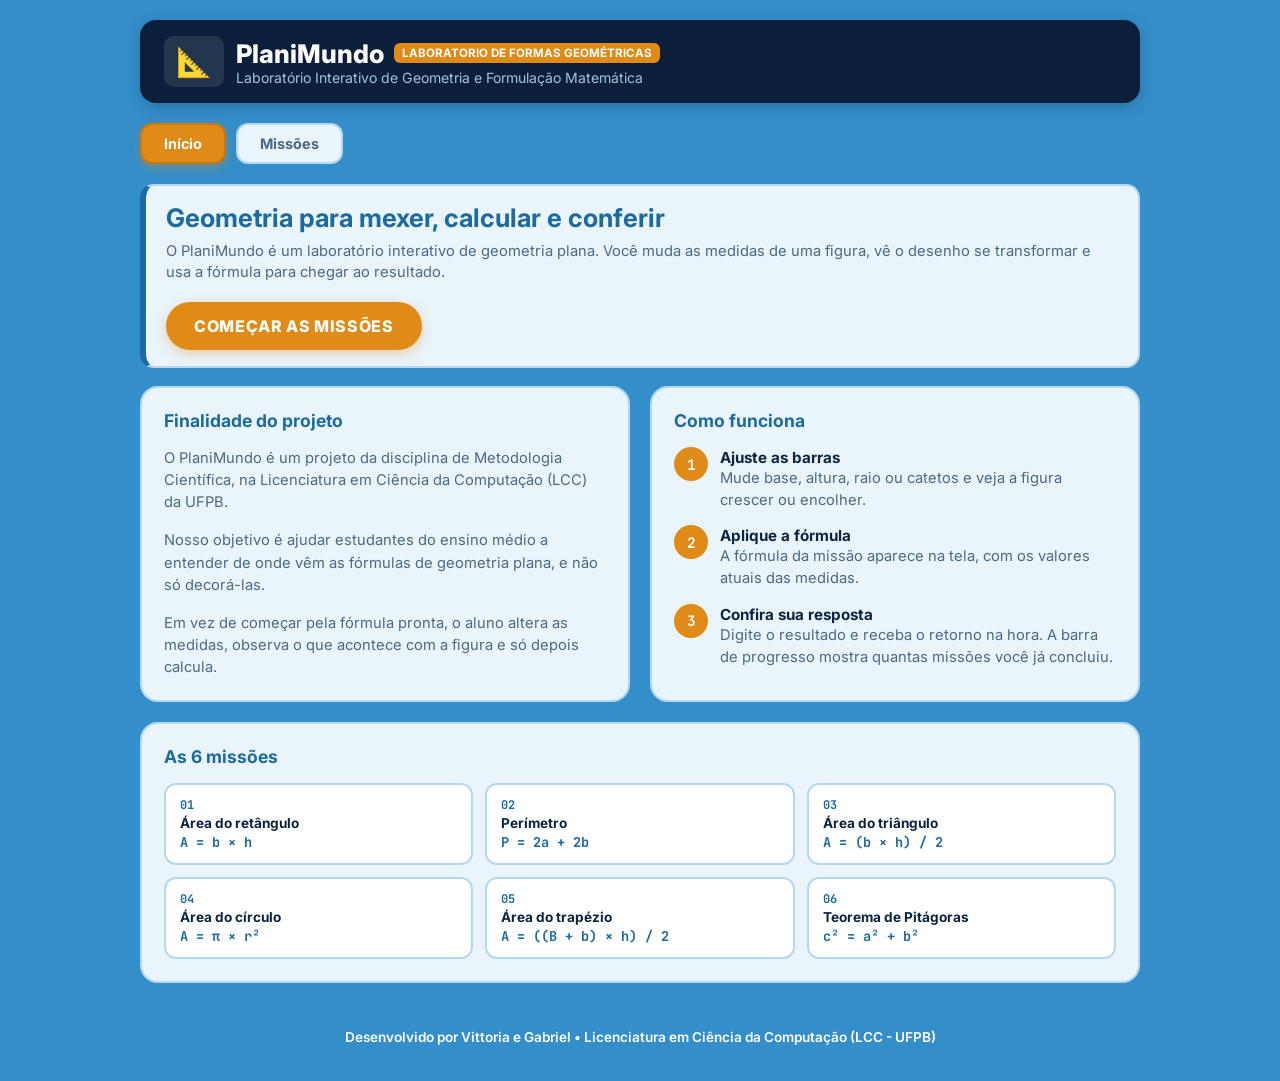
<file: index.html>
<!DOCTYPE html>
<html lang="pt-BR">
<head>
    <meta charset="UTF-8">
    <meta name="viewport" content="width=device-width, initial-scale=1.0">
    <title>PlaniMundo | Início</title>
    <!-- Fonte Inter & JetBrains Mono -->
    <link rel="preconnect" href="https://fonts.googleapis.com">
    <link rel="preconnect" href="https://fonts.gstatic.com" crossorigin>
    <link href="https://fonts.googleapis.com/css2?family=Inter:wght@300;400;600;700;800&family=JetBrains+Mono:wght@500;700&display=swap" rel="stylesheet">
    <link rel="stylesheet" href="style.css">
</head>
<body>

    <header class="header">
        <div class="logo-container">
            <span class="logo-icon">📐</span>
            <div>
                <h1>PlaniMundo <span class="badge-em">Laboratorio de Formas Geométricas</span></h1>
                <p>Laboratório Interativo de Geometria e Formulação Matemática</p>
            </div>
        </div>
    </header>

    <!-- MENU ENTRE AS PÁGINAS -->
    <nav class="nav-site" aria-label="Páginas do GeoLab">
        <a class="nav-link ativo" href="index.html" aria-current="page">Início</a>
        <a class="nav-link" href="missoes.html">Missões</a>
    </nav>

    <main class="container-principal pagina-inicio">

        <!-- APRESENTAÇÃO -->
        <section class="missao-header">
            <h2>Geometria para mexer, calcular e conferir</h2>
            <p>O PlaniMundo é um laboratório interativo de geometria plana. Você muda as medidas de uma figura, vê o desenho se transformar e usa a fórmula para chegar ao resultado.</p>
            <div class="hero-acoes">
                <a class="btn-acao" href="missoes.html">Começar as missões</a>
            </div>
        </section>

        <!-- FINALIDADE E COMO FUNCIONA -->
        <div class="layout-duplo">
            <section class="painel">
                <h3>Finalidade do projeto</h3>
                <p>O PlaniMundo é um projeto da disciplina de Metodologia Científica, na Licenciatura em Ciência da Computação (LCC) da UFPB.</p>
                <p>Nosso objetivo é ajudar estudantes do ensino médio a entender de onde vêm as fórmulas de geometria plana, e não só decorá-las.</p>
                <p>Em vez de começar pela fórmula pronta, o aluno altera as medidas, observa o que acontece com a figura e só depois calcula.</p>
            </section>

            <section class="painel">
                <h3>Como funciona</h3>
                <ol class="lista-passos">
                    <li>
                        <span class="passo-num">1</span>
                        <div>
                            <strong>Ajuste as barras</strong>
                            <p>Mude base, altura, raio ou catetos e veja a figura crescer ou encolher.</p>
                        </div>
                    </li>
                    <li>
                        <span class="passo-num">2</span>
                        <div>
                            <strong>Aplique a fórmula</strong>
                            <p>A fórmula da missão aparece na tela, com os valores atuais das medidas.</p>
                        </div>
                    </li>
                    <li>
                        <span class="passo-num">3</span>
                        <div>
                            <strong>Confira sua resposta</strong>
                            <p>Digite o resultado e receba o retorno na hora. A barra de progresso mostra quantas missões você já concluiu.</p>
                        </div>
                    </li>
                </ol>
            </section>
        </div>

        <!-- AS 6 MISSÕES -->
        <section class="painel painel-largo">
            <h3>As 6 missões</h3>
            <div class="trilha-inicio">
                <div class="nivel-card">
                    <span class="num-nivel">01</span>
                    <span class="nome-nivel">Área do retângulo</span>
                    <span class="nivel-formula">A = b × h</span>
                </div>
                <div class="nivel-card">
                    <span class="num-nivel">02</span>
                    <span class="nome-nivel">Perímetro</span>
                    <span class="nivel-formula">P = 2a + 2b</span>
                </div>
                <div class="nivel-card">
                    <span class="num-nivel">03</span>
                    <span class="nome-nivel">Área do triângulo</span>
                    <span class="nivel-formula">A = (b × h) / 2</span>
                </div>
                <div class="nivel-card">
                    <span class="num-nivel">04</span>
                    <span class="nome-nivel">Área do círculo</span>
                    <span class="nivel-formula">A = π × r²</span>
                </div>
                <div class="nivel-card">
                    <span class="num-nivel">05</span>
                    <span class="nome-nivel">Área do trapézio</span>
                    <span class="nivel-formula">A = ((B + b) × h) / 2</span>
                </div>
                <div class="nivel-card">
                    <span class="num-nivel">06</span>
                    <span class="nome-nivel">Teorema de Pitágoras</span>
                    <span class="nivel-formula">c² = a² + b²</span>
                </div>
            </div>
        </section>

    </main>

    <footer>
        <p>Desenvolvido por Vittoria e Gabriel &bull; Licenciatura em Ciência da Computação (LCC - UFPB)</p>
    </footer>

</body>
</html>
</file>
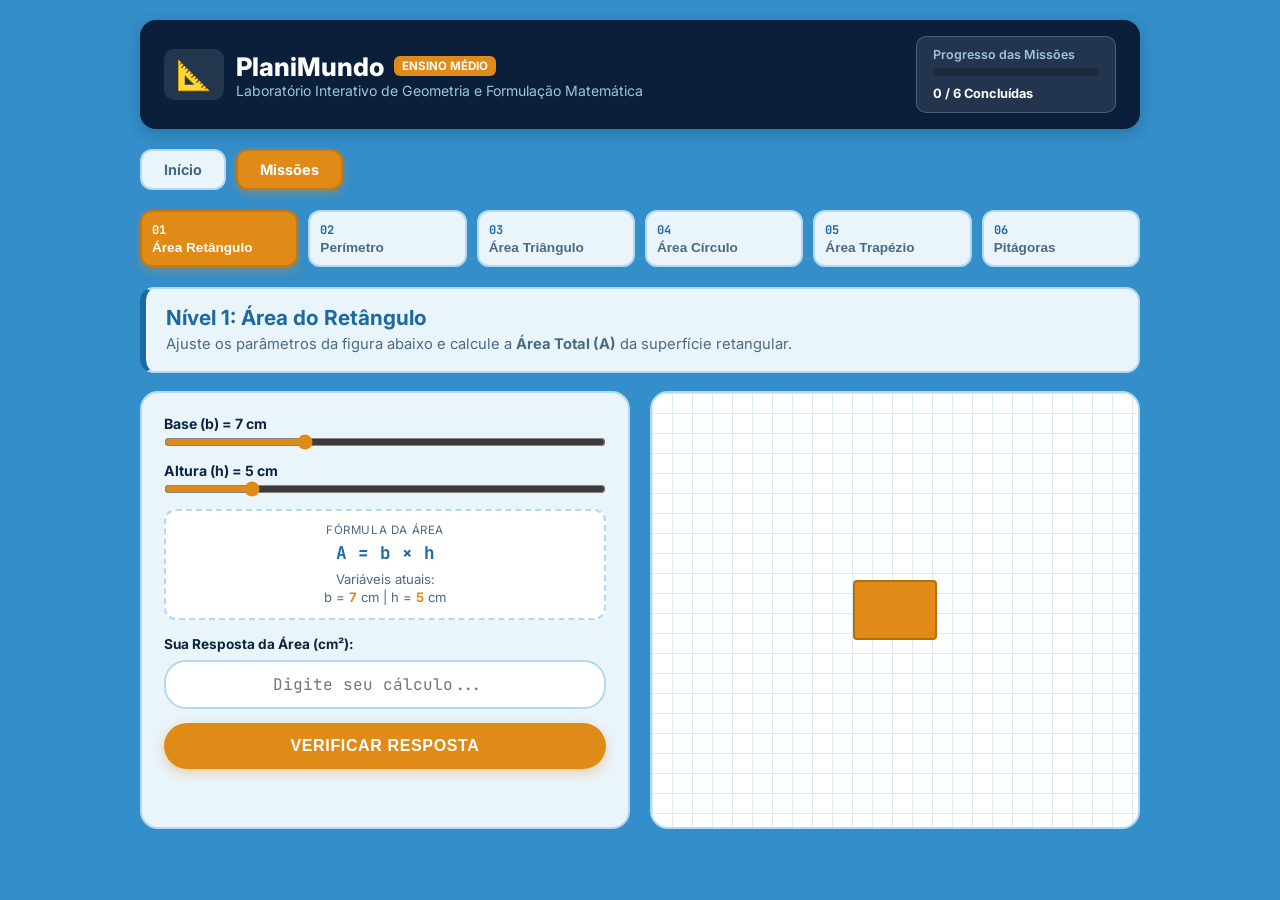
<file: missoes.html>
<!DOCTYPE html>
<html lang="pt-BR">
<head>
    <meta charset="UTF-8">
    <meta name="viewport" content="width=device-width, initial-scale=1.0">
    <title>PlaniMundo | Laboratório Interativo de Geometria Plana</title>
    <!-- Fonte Inter & JetBrains Mono -->
    <link rel="preconnect" href="https://fonts.googleapis.com">
    <link rel="preconnect" href="https://fonts.gstatic.com" crossorigin>
    <link href="https://fonts.googleapis.com/css2?family=Inter:wght@300;400;600;700;800&family=JetBrains+Mono:wght@500;700&display=swap" rel="stylesheet">
    <link rel="stylesheet" href="style.css">
</head>
<body>

    <header class="header">
        <div class="logo-container">
            <span class="logo-icon">📐</span>
            <div>
                <h1>PlaniMundo <span class="badge-em">Ensino Médio</span></h1>
                <p>Laboratório Interativo de Geometria e Formulação Matemática</p>
            </div>
        </div>
        <div class="progresso-card">
            <span class="progresso-label">Progresso das Missões</span>
            <div class="barra-progresso-bg">
                <div id="barra-progresso" class="barra-progresso-fill" style="width: 0%;"></div>
            </div>
            <span id="texto-progresso" class="progresso-status">0 / 6 Concluídas</span>
        </div>
    </header>

    <!-- MENU ENTRE AS PÁGINAS -->
    <nav class="nav-site" aria-label="Páginas do GeoLab">
        <a class="nav-link" href="index.html">Início</a>
        <a class="nav-link ativo" href="missoes.html" aria-current="page">Missões</a>
    </nav>

    <!-- TRILHA DE MISSÕES -->
    <div class="trilha-container">
        <nav class="menu-missoes" id="menu-missoes">
            <button class="btn-missao ativo" onclick="mudarMissao(1)">
                <span class="num-nivel">01</span>
                <span class="nome-nivel">Área Retângulo</span>
            </button>
            <button class="btn-missao" onclick="mudarMissao(2)">
                <span class="num-nivel">02</span>
                <span class="nome-nivel">Perímetro</span>
            </button>
            <button class="btn-missao" onclick="mudarMissao(3)">
                <span class="num-nivel">03</span>
                <span class="nome-nivel">Área Triângulo</span>
            </button>
            <button class="btn-missao" onclick="mudarMissao(4)">
                <span class="num-nivel">04</span>
                <span class="nome-nivel">Área Círculo</span>
            </button>
            <button class="btn-missao" onclick="mudarMissao(5)">
                <span class="num-nivel">05</span>
                <span class="nome-nivel">Área Trapézio</span>
            </button>
            <button class="btn-missao" onclick="mudarMissao(6)">
                <span class="num-nivel">06</span>
                <span class="nome-nivel">Pitágoras</span>
            </button>
        </nav>
    </div>

    <main class="container-principal">
        
        <!-- NÍVEL 1: ÁREA RETÂNGULO -->
        <section id="missao-1" class="missao-conteudo ativa">
            <div class="missao-header">
                <h2>Nível 1: Área do Retângulo</h2>
                <p>Ajuste os parâmetros da figura abaixo e calcule a <strong>Área Total (A)</strong> da superfície retangular.</p>
            </div>
            <div class="layout-duplo">
                <div class="painel">
                    <div class="controle-grupo">
                        <label>Base (b) = <span id="m1-valor-base">7</span> cm</label>
                        <input type="range" id="m1-input-base" min="2" max="18" value="7">
                    </div>
                    <div class="controle-grupo">
                        <label>Altura (h) = <span id="m1-valor-altura">5</span> cm</label>
                        <input type="range" id="m1-input-altura" min="2" max="18" value="5">
                    </div>

                    <div class="formula-box">
                        <div class="formula-titulo">Fórmula da Área</div>
                        <div class="formula-expressao">A = b × h</div>
                        <div class="formula-valores">
                            Variáveis atuais: <br>
                            b = <span id="m1-f-b">7</span> cm | h = <span id="m1-f-h">5</span> cm
                        </div>
                    </div>

                    <div class="resposta-grupo">
                        <label for="m1-resposta">Sua Resposta da Área (cm²):</label>
                        <input type="number" id="m1-resposta" placeholder="Digite seu cálculo..." step="any">
                        <button class="btn-acao" onclick="validarM1()">Verificar Resposta</button>
                    </div>
                    <p id="m1-mensagem" class="mensagem"></p>
                </div>
                <div class="area-visual">
                    <div class="grid-fundo"></div>
                    <div id="m1-forma" class="forma-dinamica retangulo"></div>
                </div>
            </div>
        </section>

        <!-- NÍVEL 2: PERÍMETRO -->
        <section id="missao-2" class="missao-conteudo oculta">
            <div class="missao-header">
                <h2>Nível 2: Perímetro de Polígonos</h2>
                <p>Determine a soma de todos os lados (<strong>Perímetro P</strong>) para o retângulo com as dimensões escolhidas.</p>
            </div>
            <div class="layout-duplo">
                <div class="painel">
                    <div class="controle-grupo">
                        <label>Lado A (a) = <span id="m2-valor-a">8</span> cm</label>
                        <input type="range" id="m2-input-a" min="2" max="16" value="8">
                    </div>
                    <div class="controle-grupo">
                        <label>Lado B (b) = <span id="m2-valor-b">6</span> cm</label>
                        <input type="range" id="m2-input-b" min="2" max="16" value="6">
                    </div>

                    <div class="formula-box">
                        <div class="formula-titulo">Fórmula do Perímetro</div>
                        <div class="formula-expressao">P = 2a + 2b</div>
                        <div class="formula-valores">
                            Variáveis atuais: <br>
                            a = <span id="m2-f-a">8</span> cm | b = <span id="m2-f-b">6</span> cm
                        </div>
                    </div>

                    <div class="resposta-grupo">
                        <label for="m2-resposta">Sua Resposta do Perímetro (cm):</label>
                        <input type="number" id="m2-resposta" placeholder="Digite seu cálculo..." step="any">
                        <button class="btn-acao" onclick="validarM2()">Verificar Resposta</button>
                    </div>
                    <p id="m2-mensagem" class="mensagem"></p>
                </div>
                <div class="area-visual">
                    <div class="grid-fundo"></div>
                    <div id="m2-forma" class="forma-dinamica perimetro-box"></div>
                </div>
            </div>
        </section>

        <!-- NÍVEL 3: ÁREA DO TRIÂNGULO -->
        <section id="missao-3" class="missao-conteudo oculta">
            <div class="missao-header">
                <h2>Nível 3: Área do Triângulo</h2>
                <p>Aplique a fórmula da área do triângulo para calcular o espaço ocupado por esta superfície plana.</p>
            </div>
            <div class="layout-duplo">
                <div class="painel">
                    <div class="controle-grupo">
                        <label>Base (b) = <span id="m3-valor-base">9</span> cm</label>
                        <input type="range" id="m3-input-base" min="2" max="18" value="9">
                    </div>
                    <div class="controle-grupo">
                        <label>Altura (h) = <span id="m3-valor-altura">6</span> cm</label>
                        <input type="range" id="m3-input-altura" min="2" max="18" value="6">
                    </div>

                    <div class="formula-box">
                        <div class="formula-titulo">Fórmula da Área</div>
                        <div class="formula-expressao">A = (b × h) / 2</div>
                        <div class="formula-valores">
                            Variáveis atuais: <br>
                            b = <span id="m3-f-b">9</span> cm | h = <span id="m3-f-h">6</span> cm
                        </div>
                    </div>

                    <div class="resposta-grupo">
                        <label for="m3-resposta">Sua Resposta da Área (cm²):</label>
                        <input type="number" id="m3-resposta" placeholder="Digite seu cálculo..." step="any">
                        <button class="btn-acao" onclick="validarM3()">Verificar Resposta</button>
                    </div>
                    <p id="m3-mensagem" class="mensagem"></p>
                </div>
                <div class="area-visual">
                    <div class="grid-fundo"></div>
                    <div id="m3-forma" class="forma-dinamica triangulo"></div>
                </div>
            </div>
        </section>

        <!-- NÍVEL 4: ÁREA DO CÍRCULO -->
        <section id="missao-4" class="missao-conteudo oculta">
            <div class="missao-header">
                <h2>Nível 4: Área da Região Circular</h2>
                <p>Utilize a constante π ≈ 3,14 para calcular a área delimitada pela circunferência de raio r.</p>
            </div>
            <div class="layout-duplo">
                <div class="painel">
                    <div class="controle-grupo">
                        <label>Raio (r) = <span id="m4-valor-raio">5</span> cm</label>
                        <input type="range" id="m4-input-raio" min="1" max="14" value="5">
                    </div>

                    <div class="formula-box">
                        <div class="formula-titulo">Fórmula da Área</div>
                        <div class="formula-expressao">A = π × r² &nbsp;&nbsp;(Considere π = 3,14)</div>
                        <div class="formula-valores">
                            Variáveis atuais: <br>
                            r = <span id="m4-f-r">5</span> cm
                        </div>
                    </div>

                    <div class="resposta-grupo">
                        <label for="m4-resposta">Sua Resposta da Área (cm²):</label>
                        <input type="number" id="m4-resposta" placeholder="Ex: 78.5" step="any">
                        <button class="btn-acao" onclick="validarM4()">Verificar Resposta</button>
                    </div>
                    <p id="m4-mensagem" class="mensagem"></p>
                </div>
                <div class="area-visual">
                    <div class="grid-fundo"></div>
                    <div id="m4-forma" class="forma-dinamica circulo"></div>
                </div>
            </div>
        </section>

        <!-- NÍVEL 5: ÁREA DO TRAPÉZIO -->
        <section id="missao-5" class="missao-conteudo oculta">
            <div class="missao-header">
                <h2>Nível 5: Área do Trapézio</h2>
                <p>Calcule a área do quadrilátero de bases paralelas ajustando a Base Maior (B), Base Menor (b) e Altura (h).</p>
            </div>
            <div class="layout-duplo">
                <div class="painel">
                    <div class="controle-grupo">
                        <label>Base Maior (B) = <span id="m5-valor-bmaior">12</span> cm</label>
                        <input type="range" id="m5-input-bmaior" min="6" max="20" value="12">
                    </div>
                    <div class="controle-grupo">
                        <label>Base Menor (b) = <span id="m5-valor-bmenor">6</span> cm</label>
                        <input type="range" id="m5-input-bmenor" min="2" max="14" value="6">
                    </div>
                    <div class="controle-grupo">
                        <label>Altura (h) = <span id="m5-valor-h">5</span> cm</label>
                        <input type="range" id="m5-input-h" min="2" max="14" value="5">
                    </div>

                    <div class="formula-box">
                        <div class="formula-titulo">Fórmula da Área</div>
                        <div class="formula-expressao">A = ((B + b) × h) / 2</div>
                        <div class="formula-valores">
                            Variáveis atuais: <br>
                            B = <span id="m5-f-B">12</span> cm | b = <span id="m5-f-b">6</span> cm | h = <span id="m5-f-h">5</span> cm
                        </div>
                    </div>

                    <div class="resposta-grupo">
                        <label for="m5-resposta">Sua Resposta da Área (cm²):</label>
                        <input type="number" id="m5-resposta" placeholder="Digite seu cálculo..." step="any">
                        <button class="btn-acao" onclick="validarM5()">Verificar Resposta</button>
                    </div>
                    <p id="m5-mensagem" class="mensagem"></p>
                </div>
                <div class="area-visual">
                    <div class="grid-fundo"></div>
                    <div id="m5-forma" class="forma-dinamica trapezio"></div>
                </div>
            </div>
        </section>

        <!-- NÍVEL 6: TEOREMA DE PITÁGORAS -->
        <section id="missao-6" class="missao-conteudo oculta">
            <div class="missao-header">
                <h2>Nível 6: Teorema de Pitágoras</h2>
                <p>Em um triângulo retângulo, determine o comprimento da <strong>Hipotenusa (c)</strong> conhecendo os catetos a e b.</p>
            </div>
            <div class="layout-duplo">
                <div class="painel">
                    <div class="controle-grupo">
                        <label>Cateto a = <span id="m6-valor-a">6</span> cm</label>
                        <input type="range" id="m6-input-a" min="2" max="16" value="6">
                    </div>
                    <div class="controle-grupo">
                        <label>Cateto b = <span id="m6-valor-b">8</span> cm</label>
                        <input type="range" id="m6-input-b" min="2" max="16" value="8">
                    </div>

                    <div class="formula-box">
                        <div class="formula-titulo">Teorema de Pitágoras</div>
                        <div class="formula-expressao">c² = a² + b² &nbsp;⇒&nbsp; c = √(a² + b²)</div>
                        <div class="formula-valores">
                            Variáveis atuais: <br>
                            a = <span id="m6-f-a">6</span> cm | b = <span id="m6-f-b">8</span> cm
                        </div>
                    </div>

                    <div class="resposta-grupo">
                        <label for="m6-resposta">Sua Resposta da Hipotenusa c (cm):</label>
                        <input type="number" id="m6-resposta" placeholder="Ex: 10 ou 10.4" step="any">
                        <button class="btn-acao" onclick="validarM6()">Verificar Resposta</button>
                    </div>
                    <p id="m6-mensagem" class="mensagem"></p>
                </div>
                <div class="area-visual">
                    <div class="grid-fundo"></div>
                    <div id="m6-forma" class="forma-dinamica pitagoras"></div>
                </div>
            </div>
        </section>

    </main>

    <script src="script.js"></script>
</body>
</html>
</file>
<file: style.css>
/* PALETA DE CORES DA APLICAÇÃO */
:root {
    --bg-main: #348ec9;             /* Azul vibrante do fundo */
    --header-dark: #0b1f3a;         /* Azul marinho do topo */
    --card-bg: #eaf4fb;            /* Azul claro (gelo) dos cartões */
    --card-border: #b3d8f1;        /* Borda suave */
    --text-dark: #0a2540;           /* Texto principal */
    --text-muted: #496a84;          /* Texto secundário */
    --accent-orange: #e08b18;      /* Laranja/Dourado principal */
    --accent-orange-hover: #c9780e;/* Hover botão */
    --accent-blue-tag: #1c6ba0;    /* Azul para subtítulos */
    --white: #ffffff;
    --font-main: 'Inter', system-ui, -apple-system, sans-serif;
    --font-mono: 'JetBrains Mono', monospace;
}

* {
    box-sizing: border-box;
    margin: 0;
    padding: 0;
}

body {
    background-color: var(--bg-main);
    color: var(--text-dark);
    font-family: var(--font-main);
    min-height: 100vh;
    display: flex;
    flex-direction: column;
    align-items: center;
    padding: 20px 15px;
}

/* HEADER */
.header {
    width: 100%;
    max-width: 1000px;
    background-color: var(--header-dark);
    border-radius: 16px;
    padding: 16px 24px;
    display: flex;
    justify-content: space-between;
    align-items: center;
    margin-bottom: 20px;
    color: var(--white);
    box-shadow: 0 4px 14px rgba(11, 31, 58, 0.25);
    flex-wrap: wrap;
    gap: 15px;
}

.logo-container {
    display: flex;
    align-items: center;
    gap: 12px;
}

.logo-icon {
    font-size: 1.8rem;
    background: rgba(255, 255, 255, 0.1);
    padding: 8px 12px;
    border-radius: 10px;
}

.header h1 {
    font-size: 1.6rem;
    font-weight: 800;
    color: var(--white);
    display: flex;
    align-items: center;
    gap: 10px;
}

.badge-em {
    font-size: 0.72rem;
    background-color: var(--accent-orange);
    color: var(--white);
    padding: 3px 8px;
    border-radius: 6px;
    font-weight: 700;
    text-transform: uppercase;
}

.header p {
    color: #a0c4de;
    font-size: 0.88rem;
}

/* PROGRESSO */
.progresso-card {
    background-color: rgba(255, 255, 255, 0.1);
    border: 1px solid rgba(255, 255, 255, 0.2);
    padding: 10px 16px;
    border-radius: 10px;
    min-width: 200px;
}

.progresso-label {
    font-size: 0.78rem;
    color: #a0c4de;
    display: block;
    margin-bottom: 6px;
    font-weight: 600;
}

.barra-progresso-bg {
    width: 100%;
    height: 8px;
    background-color: rgba(0, 0, 0, 0.2);
    border-radius: 10px;
    overflow: hidden;
    margin-bottom: 6px;
}

.barra-progresso-fill {
    height: 100%;
    background-color: var(--accent-orange);
    transition: width 0.4s ease;
}

.progresso-status {
    font-size: 0.8rem;
    font-weight: 700;
    color: var(--white);
}

/* MENU DE MISSÕES */
.trilha-container {
    width: 100%;
    max-width: 1000px;
    margin-bottom: 20px;
}

.menu-missoes {
    display: grid;
    grid-template-columns: repeat(auto-fit, minmax(140px, 1fr));
    gap: 10px;
}

.btn-missao {
    background-color: var(--card-bg);
    border: 2px solid var(--card-border);
    color: var(--text-muted);
    padding: 10px;
    border-radius: 12px;
    cursor: pointer;
    display: flex;
    flex-direction: column;
    align-items: flex-start;
    gap: 2px;
    transition: all 0.2s ease;
}

.btn-missao:hover {
    border-color: var(--accent-orange);
    color: var(--text-dark);
}

.btn-missao.ativo {
    background-color: var(--accent-orange);
    border-color: var(--accent-orange-hover);
    color: var(--white);
    box-shadow: 0 4px 10px rgba(224, 139, 24, 0.35);
}

.btn-missao.ativo .num-nivel,
.btn-missao.ativo .nome-nivel {
    color: var(--white);
}

.num-nivel {
    font-family: var(--font-mono);
    font-size: 0.75rem;
    font-weight: 700;
    color: var(--accent-blue-tag);
}

.nome-nivel {
    font-size: 0.85rem;
    font-weight: 700;
}

/* CONTEÚDO PRINCIPAL */
.container-principal {
    width: 100%;
    max-width: 1000px;
}

.missao-conteudo {
    display: none;
    animation: fadeIn 0.3s ease-out;
}

.missao-conteudo.ativa {
    display: block;
}

@keyframes fadeIn {
    from { opacity: 0; transform: translateY(8px); }
    to { opacity: 1; transform: translateY(0); }
}

.missao-header {
    background-color: var(--card-bg);
    border: 2px solid var(--card-border);
    border-left: 6px solid var(--accent-blue-tag);
    padding: 16px 20px;
    border-radius: 14px;
    margin-bottom: 18px;
    color: var(--text-dark);
}

.missao-header h2 {
    font-size: 1.3rem;
    color: var(--accent-blue-tag);
    margin-bottom: 4px;
}

.missao-header p {
    color: var(--text-muted);
    font-size: 0.92rem;
    line-height: 1.4;
}

/* LAYOUT DUPLO */
.layout-duplo {
    display: grid;
    grid-template-columns: 1fr 1fr;
    gap: 20px;
}

@media (max-width: 820px) {
    .layout-duplo {
        grid-template-columns: 1fr;
    }
}

/* PAINEL */
.painel {
    background-color: var(--card-bg);
    border: 2px solid var(--card-border);
    border-radius: 18px;
    padding: 22px;
    display: flex;
    flex-direction: column;
    gap: 16px;
}

.controle-grupo {
    display: flex;
    flex-direction: column;
    gap: 6px;
}

.controle-grupo label {
    font-size: 0.88rem;
    font-weight: 700;
    color: var(--text-dark);
}

input[type="range"] {
    width: 100%;
    height: 8px;
    background: #c2e1f5;
    border-radius: 5px;
    accent-color: var(--accent-orange);
    cursor: pointer;
}

/* CAIXA DE FÓRMULA */
.formula-box {
    background-color: var(--white);
    border: 2px dashed var(--card-border);
    border-radius: 12px;
    padding: 12px;
    text-align: center;
}

.formula-titulo {
    font-size: 0.72rem;
    text-transform: uppercase;
    letter-spacing: 0.05em;
    color: var(--text-muted);
    margin-bottom: 4px;
}

.formula-expressao {
    font-family: var(--font-mono);
    font-size: 1.1rem;
    font-weight: 700;
    color: var(--accent-blue-tag);
    margin-bottom: 6px;
}

.formula-valores {
    font-size: 0.82rem;
    color: var(--text-muted);
    line-height: 1.4;
}

.formula-valores span {
    color: var(--accent-orange);
    font-weight: 700;
}

/* RESPOSTAS */
.resposta-grupo {
    display: flex;
    flex-direction: column;
    gap: 8px;
}

.resposta-grupo label {
    font-size: 0.85rem;
    font-weight: 700;
    color: var(--text-dark);
}

.resposta-grupo input[type="number"] {
    background-color: var(--white);
    border: 2px solid var(--card-border);
    color: var(--text-dark);
    font-family: var(--font-mono);
    font-size: 1rem;
    padding: 12px 16px;
    border-radius: 22px;
    outline: none;
    transition: border-color 0.2s;
    text-align: center;
}

.resposta-grupo input[type="number"]:focus {
    border-color: var(--accent-orange);
}

/* BOTÃO PRINCIPAL */
.btn-acao {
    background-color: var(--accent-orange);
    color: var(--white);
    border: none;
    padding: 14px;
    font-size: 1rem;
    font-weight: 800;
    text-transform: uppercase;
    letter-spacing: 0.04em;
    border-radius: 25px;
    cursor: pointer;
    transition: all 0.2s ease;
    box-shadow: 0 4px 12px rgba(224, 139, 24, 0.35);
    margin-top: 6px;
}

.btn-acao:hover {
    background-color: var(--accent-orange-hover);
    transform: translateY(-2px);
}

/* ÁREA VISUAL */
.area-visual {
    background-color: var(--white);
    border: 2px solid var(--card-border);
    border-radius: 18px;
    display: flex;
    align-items: center;
    justify-content: center;
    min-height: 320px;
    position: relative;
    overflow: hidden;
    padding: 20px;
}

.grid-fundo {
    position: absolute;
    inset: 0;
    background-image: linear-gradient(#d8ebf7 1px, transparent 1px),
                      linear-gradient(90deg, #d8ebf7 1px, transparent 1px);
    background-size: 20px 20px;
    pointer-events: none;
}

.forma-dinamica {
    transition: all 0.25s cubic-bezier(0.4, 0, 0.2, 1);
    position: relative;
    z-index: 2;
}

.retangulo {
    background-color: var(--accent-orange);
    border: 2px solid #b86e06;
    border-radius: 4px;
}

.perimetro-box {
    background-color: rgba(224, 139, 24, 0.15);
    border: 3px dashed var(--accent-orange);
    border-radius: 4px;
}

.triangulo {
    clip-path: polygon(50% 0%, 0% 100%, 100% 100%);
    background-color: var(--accent-orange);
}

.circulo {
    border-radius: 50%;
    background-color: var(--accent-orange);
    border: 2px solid #b86e06;
}

.trapezio {
    clip-path: polygon(25% 0%, 75% 0%, 100% 100%, 0% 100%);
    background-color: var(--accent-orange);
}

.pitagoras {
    clip-path: polygon(0 0, 0 100%, 100% 100%);
    background-color: var(--accent-orange);
}

/* ESTILOS ESPECÍFICOS DA DICA E QUIZ DO NÍVEL 6 (GABRIEL) */
.card-extra-desafio {
    margin-top: 20px;
    display: grid;
    grid-template-columns: 1fr 1fr;
    gap: 20px;
}

@media (max-width: 820px) {
    .card-extra-desafio {
        grid-template-columns: 1fr;
    }
}

.dica-box {
    background-color: #fff8eb;
    border: 2px solid #f3c98b;
    border-radius: 18px;
    padding: 20px;
}

.dica-tag {
    font-size: 0.75rem;
    font-weight: 800;
    color: #b86e06;
    display: inline-block;
    margin-bottom: 8px;
}

.dica-box p {
    font-size: 0.92rem;
    color: #5c3a03;
    line-height: 1.5;
}

.quiz-box {
    background-color: var(--card-bg);
    border: 2px solid var(--card-border);
    border-radius: 18px;
    padding: 20px;
}

.quiz-box h3 {
    font-size: 1.1rem;
    color: var(--accent-blue-tag);
    margin-bottom: 6px;
}

.quiz-box p {
    font-size: 0.9rem;
    color: var(--text-dark);
    margin-bottom: 6px;
}

.quiz-pergunta {
    font-weight: 700;
    color: var(--accent-orange) !important;
}

.opcoes-grid {
    display: grid;
    grid-template-columns: 1fr 1fr;
    gap: 10px;
    margin-top: 10px;
}

.btn-opcao {
    background-color: var(--white);
    border: 2px solid var(--card-border);
    color: var(--text-dark);
    padding: 10px;
    font-size: 0.95rem;
    font-weight: 700;
    border-radius: 12px;
    cursor: pointer;
    transition: all 0.2s ease;
}

.btn-opcao:hover {
    background-color: var(--accent-orange);
    color: var(--white);
    border-color: var(--accent-orange);
}

/* MENSAGENS */
.mensagem {
    font-size: 0.88rem;
    font-weight: 700;
    text-align: center;
    min-height: 20px;
}

.mensagem.sucesso { color: #15803d; }
.mensagem.erro { color: #b91c1c; }

/* FOOTER */
footer {
    width: 100%;
    max-width: 1000px;
    text-align: center;
    margin-top: 30px;
    padding: 16px 0;
    color: var(--white);
    font-size: 0.85rem;
    font-weight: 600;
}

/* ============================================================
   MENU ENTRE PÁGINAS E PÁGINA INICIAL (acrescentado)
   Usa as mesmas variáveis, fontes e cartões do restante do site.
   ============================================================ */

.nav-site {
    width: 100%;
    max-width: 1000px;
    display: flex;
    gap: 10px;
    margin-bottom: 20px;
}

.nav-link {
    background-color: var(--card-bg);
    border: 2px solid var(--card-border);
    color: var(--text-muted);
    padding: 10px 22px;
    border-radius: 12px;
    font-size: 0.9rem;
    font-weight: 700;
    text-decoration: none;
    transition: all 0.2s ease;
}

.nav-link:hover {
    border-color: var(--accent-orange);
    color: var(--text-dark);
}

.nav-link.ativo {
    background-color: var(--accent-orange);
    border-color: var(--accent-orange-hover);
    color: var(--white);
    box-shadow: 0 4px 10px rgba(224, 139, 24, 0.35);
}

/* botão principal quando é um link */
a.btn-acao {
    display: inline-block;
    text-align: center;
    text-decoration: none;
    padding: 14px 28px;
}

/* conteúdo da página inicial */
.pagina-inicio .missao-header h2 {
    font-size: 1.6rem;
    margin-bottom: 8px;
}

.hero-acoes {
    margin-top: 14px;
}

.pagina-inicio .painel h3 {
    font-size: 1.1rem;
    color: var(--accent-blue-tag);
}

.pagina-inicio .painel p {
    color: var(--text-muted);
    font-size: 0.92rem;
    line-height: 1.5;
}

.painel-largo {
    margin-top: 20px;
}

.lista-passos {
    list-style: none;
    display: flex;
    flex-direction: column;
    gap: 14px;
}

.lista-passos li {
    display: grid;
    grid-template-columns: 34px 1fr;
    gap: 12px;
    align-items: start;
}

.lista-passos strong {
    font-size: 0.95rem;
    color: var(--text-dark);
}

.passo-num {
    width: 34px;
    height: 34px;
    display: grid;
    place-items: center;
    border-radius: 50%;
    background-color: var(--accent-orange);
    color: var(--white);
    font-family: var(--font-mono);
    font-size: 0.9rem;
    font-weight: 700;
}

.trilha-inicio {
    display: grid;
    grid-template-columns: repeat(auto-fit, minmax(260px, 1fr));
    gap: 12px;
}

.nivel-card {
    background-color: var(--white);
    border: 2px solid var(--card-border);
    border-radius: 12px;
    padding: 12px 14px;
    display: flex;
    flex-direction: column;
    gap: 2px;
}

.nivel-formula {
    font-family: var(--font-mono);
    font-size: 0.85rem;
    font-weight: 700;
    color: var(--accent-blue-tag);
}

/* ============================================================
   TELA DE PARABÉNS (acrescentado)
   Abre sobre a página de missões quando as 6 missões são concluídas.
   A janela é criada pelo script.js.
   ============================================================ */

.parabens {
    position: fixed;
    inset: 0;
    z-index: 100;
    display: flex;
    align-items: center;
    justify-content: center;
    padding: 16px;
    background-color: rgba(11, 31, 58, 0.78);
    overflow: hidden;
}

.parabens[hidden] {
    display: none;
}

.parabens-card {
    position: relative;
    z-index: 2;
    width: 100%;
    max-width: 720px;
    max-height: calc(100vh - 32px);
    overflow-y: auto;
    background-color: var(--card-bg);
    border: 2px solid var(--card-border);
    border-top: 8px solid var(--accent-orange);
    border-radius: 18px;
    padding: 28px 26px;
    text-align: center;
    box-shadow: 0 20px 50px rgba(11, 31, 58, 0.45);
}

.parabens-icone {
    font-size: 3.2rem;
    line-height: 1;
}

.parabens-card h2 {
    font-size: 1.6rem;
    color: var(--accent-blue-tag);
    margin: 10px 0 8px;
}

.parabens-card > p {
    color: var(--text-muted);
    font-size: 0.95rem;
    line-height: 1.5;
    max-width: 50ch;
    margin: 0 auto 18px;
}

.parabens .trilha-inicio {
    grid-template-columns: repeat(auto-fit, minmax(200px, 1fr));
    text-align: left;
    margin-bottom: 22px;
}

.parabens-acoes {
    display: flex;
    gap: 12px;
    justify-content: center;
    flex-wrap: wrap;
}

.parabens-acoes .btn-acao {
    margin-top: 0;
}

.btn-secundario {
    background-color: var(--white);
    color: var(--accent-blue-tag);
    border: 2px solid var(--card-border);
    padding: 14px 24px;
    font-size: 1rem;
    font-weight: 800;
    text-transform: uppercase;
    letter-spacing: 0.04em;
    border-radius: 25px;
    cursor: pointer;
    transition: all 0.2s ease;
}

.btn-secundario:hover {
    border-color: var(--accent-orange);
    color: var(--text-dark);
}

.parabens :focus-visible {
    outline: 3px solid var(--accent-orange);
    outline-offset: 3px;
}

/* confete: criado pelo script.js; só anima se a pessoa não pediu menos movimento */
.confete {
    position: absolute;
    z-index: 1;
    top: -20px;
    width: 10px;
    height: 14px;
    border-radius: 2px;
    pointer-events: none;
    display: none;
}

@media (prefers-reduced-motion: no-preference) {
    .confete {
        display: block;
        animation-name: confete-cai;
        animation-timing-function: linear;
        animation-fill-mode: both;
    }

    .parabens-card {
        animation: parabens-entrada 0.35s cubic-bezier(0.4, 0, 0.2, 1);
    }
}

@keyframes confete-cai {
    from { transform: translateY(0) rotate(0deg); }
    to { transform: translateY(110vh) rotate(720deg); }
}

@keyframes parabens-entrada {
    from { opacity: 0; transform: translateY(14px) scale(0.97); }
    to { opacity: 1; transform: translateY(0) scale(1); }
}

/* celular: a lista de fórmulas fica de fora para a janela caber na tela */
@media (max-width: 560px) {
    .parabens .trilha-inicio {
        display: none;
    }

    .parabens-card {
        padding: 24px 18px;
    }
}
</file>
